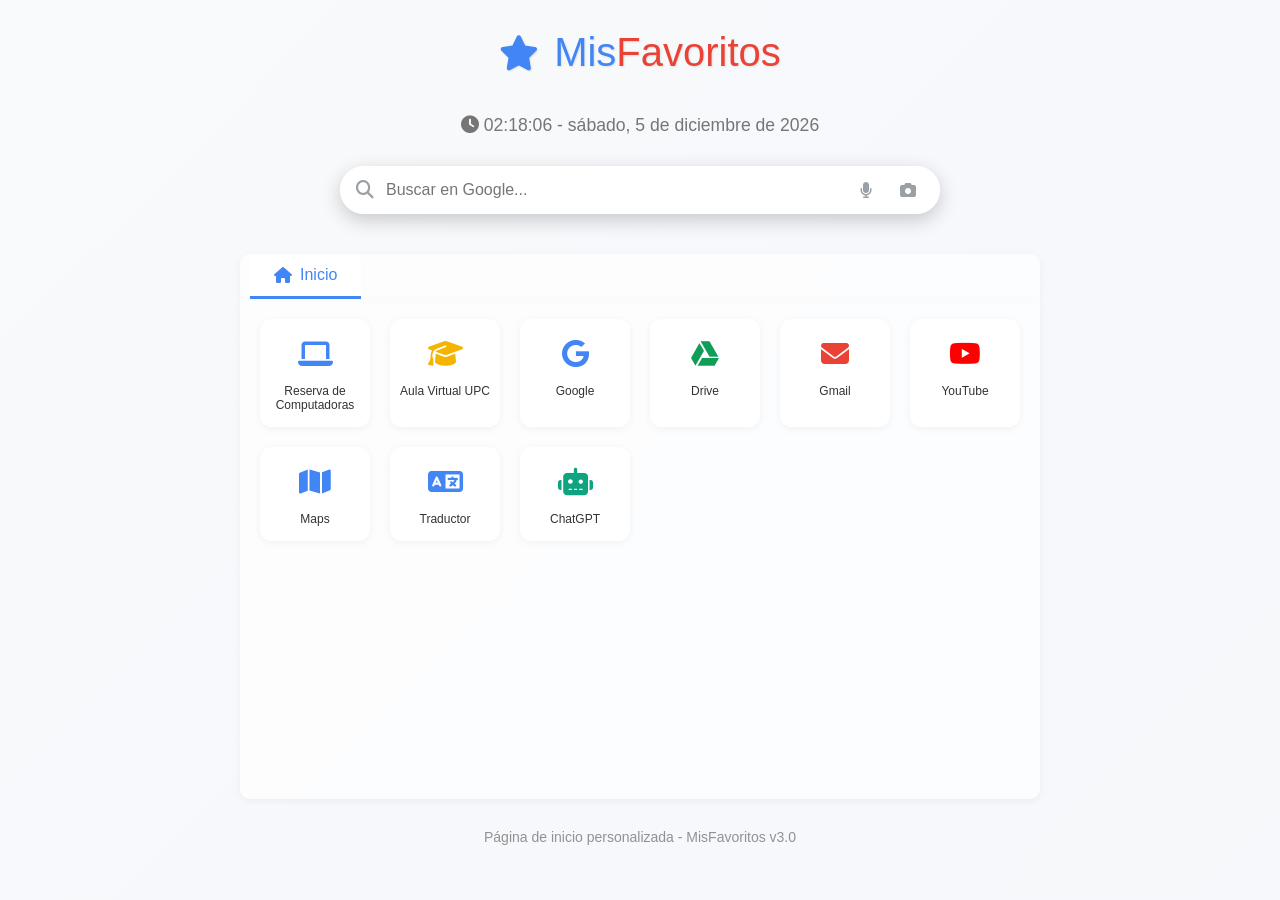
<file: Index.html>
<!DOCTYPE html>
<html lang="es">
<head>
    <meta charset="UTF-8">
    <meta name="viewport" content="width=device-width, initial-scale=1.0">
    <meta name="description" content="Página de inicio personalizada con accesos directos a servicios educativos y herramientas digitales">
    <meta name="keywords" content="favoritos, accesos directos, educación, UPC, herramientas digitales">
    <meta name="author" content="MisFavoritos">
    <meta name="robots" content="index, follow">
    
    <!-- Open Graph / Facebook -->
    <meta property="og:type" content="website">
    <meta property="og:title" content="MisFavoritos - Página de Inicio">
    <meta property="og:description" content="Página de inicio personalizada con accesos directos a servicios educativos">
    
    <!-- Favicon -->
    <link rel="icon" type="image/x-icon" href="favicon.ico">
    <link rel="icon" type="image/png" sizes="32x32" href="favicon-32x32.png">
    <link rel="icon" type="image/png" sizes="16x16" href="favicon-16x16.png">
    
    <title>MisFavoritos - Página de Inicio</title>
    
    <!-- Preload critical resources -->
    <link rel="preload" href="https://cdnjs.cloudflare.com/ajax/libs/font-awesome/6.4.0/css/all.min.css" as="style">
    <link rel="stylesheet" href="https://cdnjs.cloudflare.com/ajax/libs/font-awesome/6.4.0/css/all.min.css" media="print" onload="this.media='all'">
    <noscript><link rel="stylesheet" href="https://cdnjs.cloudflare.com/ajax/libs/font-awesome/6.4.0/css/all.min.css"></noscript>
    
    <style>
        * {
            margin: 0;
            padding: 0;
            box-sizing: border-box;
            font-family: 'Segoe UI', Tahoma, Geneva, Verdana, sans-serif;
        }
        
        body {
            background: linear-gradient(135deg, #f5f7fa, #e4eaf5);
            background-size: 400% 400%;
            animation: gradientBG 15s ease infinite;
            min-height: 100vh;
            color: #333;
            overflow-x: hidden;
            position: relative;
            padding: 20px;
            display: flex;
            justify-content: center;
            align-items: flex-start;
        }
        
        @keyframes gradientBG {
            0% { background-position: 0% 50%; }
            50% { background-position: 100% 50%; }
            100% { background-position: 0% 50%; }
        }
        
        .center-content {
            max-width: 800px;
            width: 100%;
            display: flex;
            flex-direction: column;
        }
        
        .overlay {
            position: fixed;
            top: 0;
            left: 0;
            width: 100%;
            height: 100%;
            background: rgba(255, 255, 255, 0.3);
            z-index: 1;
            pointer-events: none;
        }
        
        .container {
            position: relative;
            z-index: 2;
            width: 100%;
        }
        
        header {
            display: flex;
            justify-content: center;
            align-items: center;
            margin-bottom: 30px;
            padding: 10px 0;
        }
        
        .logo {
            font-size: 2.5rem;
            text-shadow: 1px 1px 2px rgba(0, 0, 0, 0.1);
            display: flex;
            align-items: center;
            color: #4285f4;
        }
        
        .logo span {
            color: #ea4335;
        }
        
        .logo i {
            margin-right: 15px;
            font-size: 2.2rem;
        }
        
        .clock {
            font-size: 1.1rem;
            opacity: 0.8;
            text-align: center;
            margin-bottom: 30px;
            color: #555;
        }
        
        .search-box {
            width: 100%;
            margin: 20px 0 40px;
            display: flex;
            flex-direction: column;
            align-items: center;
        }
        
        .search-form {
            width: 100%;
            max-width: 600px;
            position: relative;
        }
        
        .search-container {
            width: 100%;
            display: flex;
            align-items: center;
            background: rgba(255, 255, 255, 0.95);
            border-radius: 24px;
            box-shadow: 0 4px 12px rgba(0, 0, 0, 0.1);
            padding: 0 16px;
            height: 48px;
            transition: box-shadow 0.2s;
        }
        
        .search-container:hover {
            box-shadow: 0 6px 16px rgba(0, 0, 0, 0.15);
        }
        
        .search-container:focus-within {
            box-shadow: 0 6px 20px rgba(0, 0, 0, 0.2);
        }
        
        .search-icon {
            color: #9aa0a6;
            margin-right: 12px;
            font-size: 18px;
        }
        
        .search-input {
            flex: 1;
            border: none;
            outline: none;
            font-size: 16px;
            background: transparent;
            color: #333;
            height: 100%;
        }
        
        .search-actions {
            display: flex;
            align-items: center;
            gap: 12px;
        }
        
        .search-action {
            color: #9aa0a6;
            cursor: pointer;
            padding: 8px;
            border-radius: 50%;
            transition: background-color 0.2s;
            display: flex;
            align-items: center;
            justify-content: center;
        }
        
        .search-action:hover {
            background-color: rgba(60, 64, 67, 0.08);
        }
        
        .tabs-container {
            margin: 30px 0;
            position: relative;
        }
        
        .tabs-wrapper {
            display: flex;
            align-items: center;
            background: rgba(255, 255, 255, 0.7);
            border-radius: 10px 10px 0 0;
            overflow-x: auto;
            padding: 0 10px;
            box-shadow: 0 2px 8px rgba(0, 0, 0, 0.05);
        }
        
        .tabs {
            display: flex;
            flex: 1;
        }
        
        .tab {
            padding: 12px 24px;
            cursor: pointer;
            transition: all 0.3s;
            border-bottom: 3px solid transparent;
            font-weight: 500;
            position: relative;
            white-space: nowrap;
            display: flex;
            align-items: center;
            gap: 8px;
            color: #555;
        }
        
        .tab.active {
            background: rgba(255, 255, 255, 0.9);
            border-bottom: 3px solid #4285f4;
            color: #4285f4;
        }
        
        .tab:hover:not(.active) {
            background: rgba(255, 255, 255, 0.8);
        }
        
        .tab-content {
            display: none;
            background: rgba(255, 255, 255, 0.7);
            border-radius: 0 0 10px 10px;
            padding: 20px;
            min-height: 500px;
            box-shadow: 0 2px 8px rgba(0, 0, 0, 0.05);
        }
        
        .tab-content.active {
            display: block;
        }
        
        .shortcuts-grid {
            display: grid;
            grid-template-columns: repeat(auto-fill, minmax(100px, 1fr));
            gap: 20px;
        }
        
        .shortcut {
            background: rgba(255, 255, 255, 0.9);
            backdrop-filter: blur(10px);
            border-radius: 12px;
            padding: 15px 10px;
            transition: all 0.3s;
            display: flex;
            flex-direction: column;
            align-items: center;
            position: relative;
            cursor: pointer;
            text-decoration: none;
            color: #333;
            box-shadow: 0 2px 8px rgba(0, 0, 0, 0.05);
        }
        
        .shortcut:hover {
            transform: translateY(-5px);
            background: rgba(255, 255, 255, 1);
            box-shadow: 0 6px 16px rgba(0, 0, 0, 0.1);
        }
        
        .shortcut-icon {
            font-size: 28px;
            margin-bottom: 10px;
            width: 40px;
            height: 40px;
            display: flex;
            align-items: center;
            justify-content: center;
        }
        
        /* Colores específicos para cada icono */
        .shortcut[data-shortcut-id="sc-1"] .shortcut-icon i {
            color: #4285f4;
        }
        
        .shortcut[data-shortcut-id="sc-2"] .shortcut-icon i {
            color: #f4b400;
        }
        
        .shortcut[data-shortcut-id="sc-3"] .shortcut-icon i {
            color: #4285f4;
        }
        
        .shortcut[data-shortcut-id="sc-4"] .shortcut-icon i {
            color: #0f9d58;
        }
        
        .shortcut[data-shortcut-id="sc-5"] .shortcut-icon i {
            color: #ea4335;
        }
        
        .shortcut[data-shortcut-id="sc-6"] .shortcut-icon i {
            color: #ff0000;
        }
        
        .shortcut[data-shortcut-id="sc-7"] .shortcut-icon i {
            color: #4285f4;
        }
        
        .shortcut[data-shortcut-id="sc-8"] .shortcut-icon i {
            color: #4285f4;
        }
        
        .shortcut[data-shortcut-id="sc-9"] .shortcut-icon i {
            color: #10a37f;
        }
        
        .shortcut-name {
            font-size: 12px;
            text-align: center;
            word-break: break-word;
            max-width: 100%;
        }

        .credit {
            margin-top: 30px;
            text-align: center;
            opacity: 0.7;
            font-size: 14px;
            color: #666;
        }

        /* Loading animation */
        .loading {
            display: inline-block;
            width: 20px;
            height: 20px;
            border: 3px solid rgba(0,0,0,.1);
            border-radius: 50%;
            border-top-color: #4285f4;
            animation: spin 1s ease-in-out infinite;
        }

        @keyframes spin {
            to { transform: rotate(360deg); }
        }

        @media (max-width: 768px) {
            .logo {
                font-size: 1.8rem;
            }
            
            .shortcuts-grid {
                grid-template-columns: repeat(auto-fill, minmax(80px, 1fr));
                gap: 15px;
            }
            
            header {
                flex-direction: column;
                gap: 15px;
                text-align: center;
            }
        }
    </style>
</head>
<body>
    <div class="overlay"></div>
    
    <!-- Contenido central completamente centrado -->
    <div class="center-content">
        <div class="container">
            <header>
                <div class="logo">
                    <i class="fas fa-star"></i>
                    Mis<span>Favoritos</span>
                </div>
            </header>
            
            <div class="clock" id="clock">
                <span class="loading"></span> Cargando...
            </div>
            
            <div class="search-box">
                <form class="search-form" action="https://www.google.com/search" method="GET" target="_top" id="googleSearchForm">
                    <div class="search-container">
                        <i class="fas fa-search search-icon"></i>
                        <input type="text" name="q" class="search-input" placeholder="Buscar en Google..." id="searchInput" autocomplete="off">
                        <div class="search-actions">
                            <div class="search-action" id="voiceSearch" title="Búsqueda por voz">
                                <i class="fas fa-microphone"></i>
                            </div>
                            <div class="search-action" id="imageSearch" title="Búsqueda por imagen">
                                <i class="fas fa-camera"></i>
                            </div>
                        </div>
                    </div>
                </form>
            </div>
            
            <div class="tabs-container">
                <div class="tabs-wrapper">
                    <div class="tabs" id="tabsList">
                        <!-- Las pestañas se generarán aquí -->
                    </div>
                </div>
                
                <div id="tabContents">
                    <!-- El contenido de las pestañas se generará aquí -->
                </div>
            </div>
            
            <div class="credit">
                Página de inicio personalizada - MisFavoritos v3.0
            </div>
        </div>
    </div>

    <script>
        // DATOS DE LA PÁGINA
        const tabs = [
            {
                id: 'tab-1',
                name: 'Inicio',
                icon: 'fas fa-home',
                active: true,
                content: [{
                    type: "shortcuts",
                    shortcuts: [
                        {
                            id: 'sc-1',
                            name: 'Reserva de Computadoras',
                            url: 'https://bibliotecareserva.upc.edu.pe/space/130510',
                            icon: 'fas fa-laptop'
                        },
                        {
                            id: 'sc-2',
                            name: 'Aula Virtual UPC',
                            url: 'https://aulavirtual.upc.edu.pe/',
                            icon: 'fas fa-graduation-cap'
                        },
                        {
                            id: 'sc-3',
                            name: 'Google',
                            url: 'https://google.com',
                            icon: 'fab fa-google'
                        },
                        {
                            id: 'sc-4',
                            name: 'Drive',
                            url: 'https://drive.google.com',
                            icon: 'fab fa-google-drive'
                        },
                        {
                            id: 'sc-5',
                            name: 'Gmail',
                            url: 'https://gmail.com',
                            icon: 'fas fa-envelope'
                        },
                        {
                            id: 'sc-6',
                            name: 'YouTube',
                            url: 'https://youtube.com',
                            icon: 'fab fa-youtube'
                        },
                        {
                            id: 'sc-7',
                            name: 'Maps',
                            url: 'https://maps.google.com',
                            icon: 'fas fa-map'
                        },
                        {
                            id: 'sc-8',
                            name: 'Traductor',
                            url: 'https://translate.google.com',
                            icon: 'fas fa-language'
                        },
                        {
                            id: 'sc-9',
                            name: 'ChatGPT',
                            url: 'https://chat.openai.com',
                            icon: 'fas fa-robot'
                        }
                    ]
                }]
            }
        ];

        // FUNCIONES DE UTILIDAD
        function updateClock() {
            const now = new Date();
            const timeString = now.toLocaleTimeString('es-ES', {
                hour: '2-digit',
                minute: '2-digit',
                second: '2-digit'
            });
            const dateString = now.toLocaleDateString('es-ES', {
                weekday: 'long',
                year: 'numeric',
                month: 'long',
                day: 'numeric'
            });
            
            const clockElement = document.getElementById('clock');
            if (clockElement) {
                clockElement.innerHTML = `
                    <i class="fas fa-clock"></i> ${timeString} - ${dateString}
                `;
            }
        }

        // FUNCIONES DE INTERFAZ
        function renderTabs() {
            const tabsList = document.getElementById('tabsList');
            const tabContents = document.getElementById('tabContents');
            
            if (!tabsList || !tabContents) return;
            
            tabsList.innerHTML = '';
            tabContents.innerHTML = '';

            tabs.forEach((tab, index) => {
                // Crear elemento de pestaña
                const tabElement = document.createElement('div');
                tabElement.className = `tab ${tab.active ? 'active' : ''}`;
                tabElement.innerHTML = `
                    <i class="${tab.icon}"></i>
                    <span>${tab.name}</span>
                `;
                
                tabElement.addEventListener('click', () => {
                    switchTab(tab.id);
                });
                
                tabsList.appendChild(tabElement);

                // Crear contenido de pestaña
                const tabContent = document.createElement('div');
                tabContent.className = `tab-content ${tab.active ? 'active' : ''}`;
                tabContent.id = `content-${tab.id}`;
                
                if (tab.content && tab.content[0]) {
                    if (tab.content[0].type === "shortcuts" && tab.content[0].shortcuts) {
                        // Contenido normal con accesos directos
                        tabContent.innerHTML = `
                            <div class="shortcuts-grid">
                                ${tab.content[0].shortcuts.map(shortcut => `
                                    <a href="${shortcut.url}" target="_blank" class="shortcut" data-shortcut-id="${shortcut.id}" rel="noopener noreferrer">
                                        <div class="shortcut-icon">
                                            <i class="${shortcut.icon}"></i>
                                        </div>
                                        <div class="shortcut-name">${shortcut.name}</div>
                                    </a>
                                `).join('')}
                            </div>
                        `;
                    }
                }
                
                tabContents.appendChild(tabContent);
            });
        }

        function switchTab(tabId) {
            tabs.forEach(tab => {
                tab.active = tab.id === tabId;
            });
            renderTabs();
        }

        // INICIAR APLICACIÓN
        function initializeApp() {
            // Configurar reloj
            updateClock();
            setInterval(updateClock, 1000);
            
            // Renderizar interfaz
            renderTabs();
            
            // Enfocar el campo de búsqueda
            const searchInput = document.querySelector('.search-input');
            if (searchInput) {
                searchInput.focus();
            }
            
            // Configurar eventos de búsqueda
            const voiceSearch = document.getElementById('voiceSearch');
            const imageSearch = document.getElementById('imageSearch');
            
            // Búsqueda por voz (simulación)
            if (voiceSearch) {
                voiceSearch.addEventListener('click', function(e) {
                    e.preventDefault();
                    alert('Función de búsqueda por voz. En un navegador compatible, se activaría el reconocimiento de voz.');
                });
            }
            
            // Búsqueda por imagen
            if (imageSearch) {
                imageSearch.addEventListener('click', function(e) {
                    e.preventDefault();
                    window.open('https://images.google.com/', '_blank', 'noopener,noreferrer');
                });
            }
        }

        // Iniciar cuando el DOM esté listo
        if (document.readyState === 'loading') {
            document.addEventListener('DOMContentLoaded', initializeApp);
        } else {
            initializeApp();
        }
    </script>
</body>
</html>
</file>
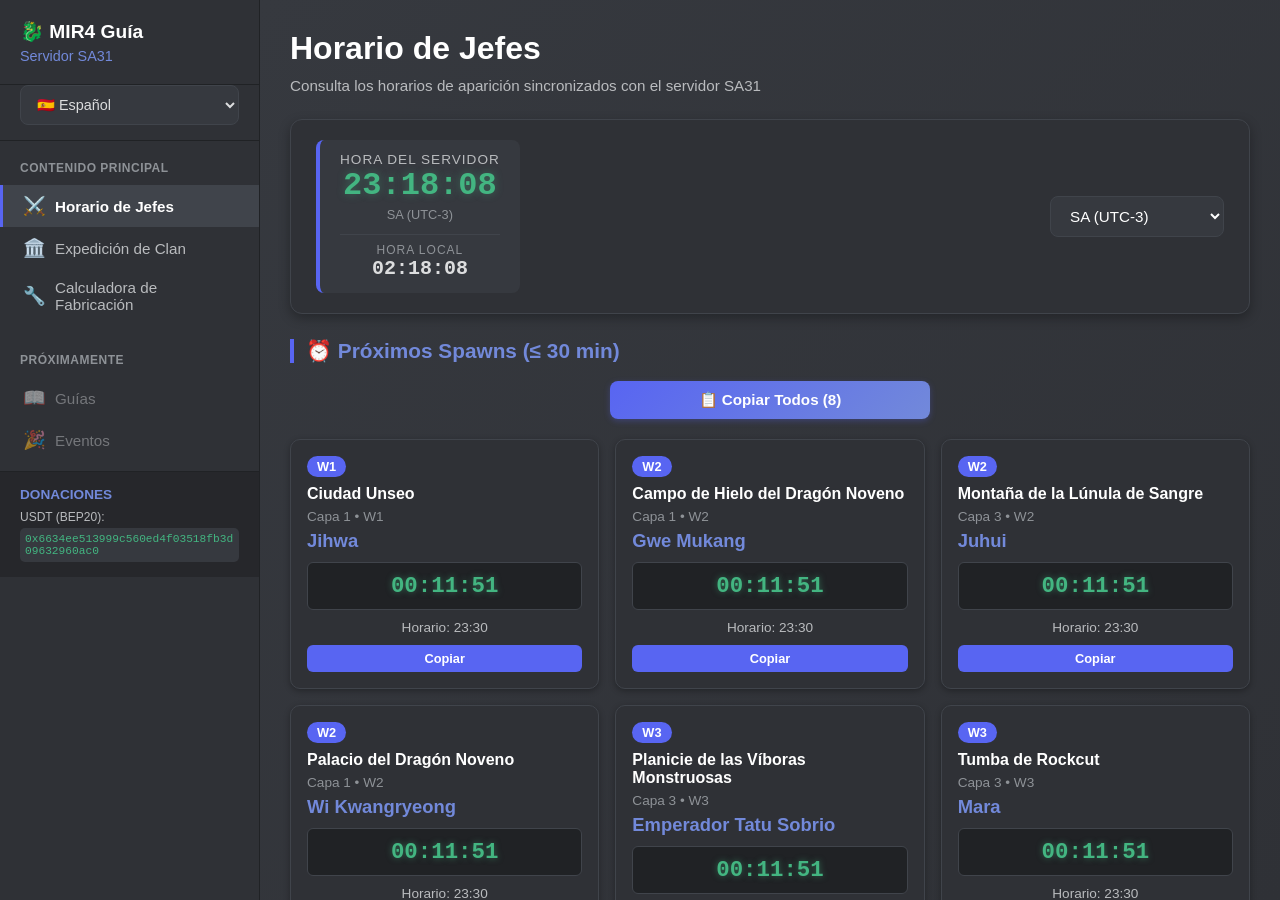
<file: index.html>
<!DOCTYPE html>
<html lang="es">
<head>
    <meta charset="UTF-8">
    <meta name="viewport" content="width=device-width, initial-scale=1.0">
    <title>Guía MIR4 - Servidor SA31</title>
    <meta property="og:title" content="🐉 Guía MIR4 - Servidor SA31 🐉">
    <meta property="og:description" content="Horarios de jefes y recursos de expedición. Sincronizado con SA31 (Brasil).">
    <meta property="og:image" content="https://i.imgur.com/G55wPbB.png">
    <meta property="og:url" content="https://TU-USUARIO.github.io/TU-REPOSITORIO/">

    <link rel="stylesheet" href="css/styles.css">
    <script data-goatcounter="https://cbas.goatcounter.com/count"
            async src="//gc.zgo.at/count.js"></script>
</head>
<body>
    <div class="app-layout">
        <!-- Sidebar de navegación -->
        <aside class="sidebar">
            <div class="sidebar-header">
                <h1>🐉 MIR4 Guía</h1>
                <div class="servidor">Servidor SA31</div>
            </div>

            <!-- Selector de idioma -->
            <div class="language-selector">
                <select id="language-select">
                    <option value="es">🇪🇸 Español</option>
                    <option value="pt">🇧🇷 Português</option>
                    <option value="en">🇺🇸 English</option>
                </select>
            </div>
            
            <nav>
                <div class="nav-section">
                    <div class="nav-section-title" data-translate="navPrincipal">Contenido Principal</div>
                    <div class="nav-item active" data-section="horarios">
                        <span class="nav-item-icon">⚔️</span>
                        <span data-translate="navHorarios">Horario de Jefes</span>
                    </div>
                    <div class="nav-item" data-section="expediciones">
                        <span class="nav-item-icon">🏛️</span>
                        <span data-translate="navExpediciones">Expedición de Clan</span>
                    </div>
                    <div class="nav-item" data-section="fabricacion">
                        <span class="nav-item-icon">🔧</span>
                        <span data-translate="navFabricacion">Calculadora de Fabricación</span>
                    </div>
                </div>

                <div class="nav-section">
                    <div class="nav-section-title" data-translate="navProximamente">Próximamente</div>
                    <div class="nav-item" data-section="guias" style="opacity: 0.5; cursor: not-allowed;">
                        <span class="nav-item-icon">📖</span>
                        <span data-translate="navGuias">Guías</span>
                    </div>
                    <div class="nav-item" data-section="eventos" style="opacity: 0.5; cursor: not-allowed;">
                        <span class="nav-item-icon">🎉</span>
                        <span data-translate="navEventos">Eventos</span>
                    </div>
                </div>

                <div class="donaciones">
                    <div class="donaciones-titulo">Donaciones</div>
                    <div class="donaciones-contenido">
                        <span class="donacion-label">USDT (BEP20):</span>
                        <span class="donacion-valor">0x6634ee513999c560ed4f03518fb3d09632960ac0</span>
                    </div>
                </div>
            </nav>
        </aside>
        
        <!-- Contenido principal -->
        <main class="main-content">
            <!-- Sección: Horario de Jefes -->
            <div id="horarios" class="content-section active">
                <div class="section-header">
                    <h2 class="section-title" data-translate="horariosTitulo">⚔️ Horario de Jefes</h2>
                    <p class="section-subtitle" data-translate="horariosSubtitulo">Consulta los horarios de aparición sincronizados con el servidor SA31</p>
                </div>

                <div class="boss-timer-header">
                    <div class="timer-clock">
                        <div class="timer-label" data-translate="horaServidor">Hora del Servidor</div>
                        <div class="timer-time" id="serverTime">00:00:00</div>
                        <div class="timer-timezone" id="serverTimezone">SA (UTC-3)</div>
                        <div class="local-time-divider"></div>
                        <div class="timer-label local-time-label" data-translate="horaLocal">Hora Local</div>
                        <div class="timer-time-local" id="localTime">00:00:00</div>
                    </div>
                    <select class="timezone-selector" id="serverSelector" aria-label="Selector de zona horaria">
                        <option value="-3" selected>SA (UTC-3)</option>
                        <option value="-4">NA (UTC-4)</option>
                        <option value="2">EU (UTC+2)</option>
                        <option value="6">INMENA (UTC+6)</option>
                        <option value="8">ASIA (UTC+8)</option>
                    </select>
                </div>

                <section class="upcoming-spawns">
                    <h2 data-translate="proxSpawns">⏰ Próximos Spawns (≤ 30 min)</h2>
                    <div class="cards-container" id="cardsContainer"></div>
                </section>

                <section class="upcoming-spawns next-hour-spawns">
                    <h2 data-translate="proxSpawnsHora">🕐 Próximos Spawns (31-60 min)</h2>
                    <div class="cards-container" id="cardsContainerNextHour"></div>
                </section>

                <section class="boss-table-section">
                    <h2 data-translate="todosLosJefes">📋 Todos los Jefes</h2>
                    <div class="table-controls">
                        <input type="text" class="search-box" id="searchInput"
                               data-translate-placeholder="placeholderBuscar"
                               placeholder="Buscar por jefe, ubicación o mundo...">
                        <select class="filter-select" id="worldFilter" aria-label="Filtro de mundo">
                            <option value="" data-translate="todosLosMundos">Todos los Mundos</option>
                            <option value="W1">W1</option>
                            <option value="W2">W2</option>
                            <option value="W3">W3</option>
                            <option value="W4">W4</option>
                            <option value="W5">W5</option>
                            <option value="W6">W6</option>
                            <option value="W7">W7</option>
                            <option value="W8">W8</option>
                        </select>
                    </div>
                    <div class="table-container">
                        <table id="bossTable">
                            <thead>
                                <tr>
                                    <th data-translate="colMundo">Mundo</th>
                                    <th data-translate="colCapa">Capa</th>
                                    <th data-translate="colUbicacion">Ubicación</th>
                                    <th data-translate="colJefe">Jefe</th>
                                    <th data-translate="colHorario">Horario</th>
                                    <th data-translate="colRespawn">Respawn</th>
                                    <th data-translate="colAcciones">Acciones</th>
                                </tr>
                            </thead>
                            <tbody id="tableBody"></tbody>
                        </table>
                    </div>
                </section>
            </div>
                        <!-- Sección: Expedición de Clan -->
            <div id="expediciones" class="content-section">
                <div class="section-header">
                    <h2 class="section-title">🏛️ Expedición de Clan</h2>
                    <p class="section-subtitle">Calcula los recursos necesarios y estatuas obtenidas</p>
                </div>
                
                <div class="card">
                    <table class="expedicion-table">
                        <thead>
                            <tr>
                                <th>Seleccionar</th>
                                <th>Expedición de Clan</th>
                                <th><span class="icono-recurso">🪙</span>Cobre</th>
                                <th><span class="icono-recurso">⚔️</span>Acero</th>
                                <th><span class="icono-recurso">⚡</span>Energía</th>
                                <th><span class="icono-recurso">🗿</span>Estatuas</th>
                                <th><span class="icono-recurso">💰</span>Oro (Resummon)</th>
                            </tr>
                        </thead>
                        <tbody>
                            <tr>
                                <td><input type="checkbox" class="expedicion-checkbox" data-cobre="2500" data-acero="125000" data-energia="125000" data-estatuas="2" data-oro="1000"></td>
                                <td>Espíritu Zorro</td>
                                <td><span class="recurso-valor">2,500</span></td>
                                <td><span class="recurso-valor">125,000</span></td>
                                <td><span class="recurso-valor">125,000</span></td>
                                <td><span class="estatuas-valor">2</span></td>
                                <td><span class="oro-valor">1,000</span></td>
                            </tr>
                            <tr>
                                <td><input type="checkbox" class="expedicion-checkbox" data-cobre="5000" data-acero="250000" data-energia="250000" data-estatuas="4" data-oro="1200"></td>
                                <td>Tormenta Demoníaca</td>
                                <td><span class="recurso-valor">5,000</span></td>
                                <td><span class="recurso-valor">250,000</span></td>
                                <td><span class="recurso-valor">250,000</span></td>
                                <td><span class="estatuas-valor">4</span></td>
                                <td><span class="oro-valor">1,200</span></td>
                            </tr>
                            <tr>
                                <td><input type="checkbox" class="expedicion-checkbox" data-cobre="7500" data-acero="375000" data-energia="375000" data-estatuas="6" data-oro="1400"></td>
                                <td> demonio de Roca Infernal</td>
                                <td><span class="recurso-valor">7,500</span></td>
                                <td><span class="recurso-valor">375,000</span></td>
                                <td><span class="recurso-valor">375,000</span></td>
                                <td><span class="estatuas-valor">6</span></td>
                                <td><span class="oro-valor">1,400</span></td>
                            </tr>
                            <tr>
                                <td><input type="checkbox" class="expedicion-checkbox" data-cobre="10000" data-acero="500000" data-energia="500000" data-estatuas="8" data-oro="1600"></td>
                                <td>Diablo de Luna Roja</td>
                                <td><span class="recurso-valor">10,000</span></td>
                                <td><span class="recurso-valor">500,000</span></td>
                                <td><span class="recurso-valor">500,000</span></td>
                                <td><span class="estatuas-valor">8</span></td>
                                <td><span class="oro-valor">1,600</span></td>
                            </tr>
                            <tr>
                                <td><input type="checkbox" class="expedicion-checkbox" data-cobre="12500" data-acero="625000" data-energia="625000" data-estatuas="10" data-oro="1800"></td>
                                <td>Abominación Infernal</td>
                                <td><span class="recurso-valor">12,500</span></td>
                                <td><span class="recurso-valor">625,000</span></td>
                                <td><span class="recurso-valor">625,000</span></td>
                                <td><span class="estatuas-valor">10</span></td>
                                <td><span class="oro-valor">1,800</span></td>
                            </tr>
                            <tr>
                                <td><input type="checkbox" class="expedicion-checkbox" data-cobre="15000" data-acero="750000" data-energia="750000" data-estatuas="12" data-oro="2000"></td>
                                <td>Dragón de Trueno Azul</td>
                                <td><span class="recurso-valor">15,000</span></td>
                                <td><span class="recurso-valor">750,000</span></td>
                                <td><span class="recurso-valor">750,000</span></td>
                                <td><span class="estatuas-valor">12</span></td>
                                <td><span class="oro-valor">2,000</span></td>
                            </tr>
                            <tr>
                                <td><input type="checkbox" class="expedicion-checkbox" data-cobre="17500" data-acero="875000" data-energia="875000" data-estatuas="14" data-oro="2200"></td>
                                <td>Emperador de Llama Azure</td>
                                <td><span class="recurso-valor">17,500</span></td>
                                <td><span class="recurso-valor">875,000</span></td>
                                <td><span class="recurso-valor">875,000</span></td>
                                <td><span class="estatuas-valor">14</span></td>
                                <td><span class="oro-valor">2,200</span></td>
                            </tr>
                            <tr>
                                <td><input type="checkbox" class="expedicion-checkbox" data-cobre="20000" data-acero="1000000" data-energia="1000000" data-estatuas="16" data-oro="2400"></td>
                                <td>Escorpión Serpentino Sanguinario</td>
                                <td><span class="recurso-valor">20,000</span></td>
                                <td><span class="recurso-valor">1,000,000</span></td>
                                <td><span class="recurso-valor">1,000,000</span></td>
                                <td><span class="estatuas-valor">16</span></td>
                                <td><span class="oro-valor">2,400</span></td>
                            </tr>
                            <tr>
                                <td><input type="checkbox" class="expedicion-checkbox" data-cobre="22500" data-acero="1125000" data-energia="1125000" data-estatuas="18" data-oro="2600"></td>
                                <td>Bestia Demoníaca Absorbedora de Almas</td>
                                <td><span class="recurso-valor">22,500</span></td>
                                <td><span class="recurso-valor">1,125,000</span></td>
                                <td><span class="recurso-valor">1,125,000</span></td>
                                <td><span class="estatuas-valor">18</span></td>
                                <td><span class="oro-valor">2,600</span></td>
                            </tr>
                            <tr>
                                <td><input type="checkbox" class="expedicion-checkbox" data-cobre="25000" data-acero="1250000" data-energia="1250000" data-estatuas="20" data-oro="2800"></td>
                                <td>Chakravarti Darkmaur</td>
                                <td><span class="recurso-valor">25,000</span></td>
                                <td><span class="recurso-valor">1,250,000</span></td>
                                <td><span class="recurso-valor">1,250,000</span></td>
                                <td><span class="estatuas-valor">20</span></td>
                                <td><span class="oro-valor">2,800</span></td>
                            </tr>
                            <tr>
                                <td><input type="checkbox" class="expedicion-checkbox" data-cobre="27500" data-acero="1375000" data-energia="1375000" data-estatuas="22" data-oro="3000"></td>
                                <td>Deidad Demoníaca de Hielo MAJ</td>
                                <td><span class="recurso-valor">27,500</span></td>
                                <td><span class="recurso-valor">1,375,000</span></td>
                                <td><span class="recurso-valor">1,375,000</span></td>
                                <td><span class="estatuas-valor">22</span></td>
                                <td><span class="oro-valor">3,000</span></td>
                            </tr>
                        </tbody>
                    </table>
                    
                    <!-- Panel de Totales -->
                    <div class="totales-container">
                        <div class="totales-title">📊 Total de Recursos Seleccionados</div>
                        <div class="totales-grid">
                            <div class="total-item">
                                <div class="total-label">
                                    <span class="icono-recurso">🪙</span>
                                    <span>Cobre Total</span>
                                </div>
                                <div class="total-valor total-cobre" id="total-cobre">0</div>
                            </div>
                            <div class="total-item">
                                <div class="total-label">
                                    <span class="icono-recurso">⚔️</span>
                                    <span>Acero Total</span>
                                </div>
                                <div class="total-valor total-acero" id="total-acero">0</div>
                            </div>
                            <div class="total-item">
                                <div class="total-label">
                                    <span class="icono-recurso">⚡</span>
                                    <span>Energía Total</span>
                                </div>
                                <div class="total-valor total-energia" id="total-energia">0</div>
                            </div>
                            <div class="total-item">
                                <div class="total-label">
                                    <span class="icono-recurso">🗿</span>
                                    <span>Estatuas Totales</span>
                                </div>
                                <div class="total-valor total-estatuas" id="total-estatuas">0</div>
                            </div>
                            <div class="total-item">
                                <div class="total-label">
                                    <span class="icono-recurso">💰</span>
                                    <span>Oro Total (Resummon)</span>
                                </div>
                                <div class="total-valor total-oro" id="total-oro">0</div>
                            </div>
                        </div>
                    </div>
                </div>
            </div>

            <!-- Sección: Calculadora de Fabricación -->
            <div id="fabricacion" class="content-section">
                <div class="section-header">
                    <h2 class="section-title" data-translate="fabricacionTitulo">🔧 Calculadora de Forjado</h2>
                    <p class="section-subtitle" data-translate="fabricacionSubtitulo">Calcula los materiales necesarios para fabricar equipos épicos y legendarios</p>
                </div>

                <div class="card fabricacion-card">
                    <div class="fabricacion-layout">
                        <div class="fabricacion-controles">
                            <!-- Selector de Rareza -->
                            <h3>Rareza</h3>
                            <div class="rareza-botones">
                                <button class="rare-btn" data-rarity="rare">
                                    <span class="rare-icon rare">R</span>
                                    <span data-translate="rarityRare">Raro</span>
                                </button>
                                <button class="rare-btn" data-rarity="epic">
                                    <span class="rare-icon epic">E</span>
                                    <span data-translate="rarityEpic">Epico</span>
                                </button>
                                <button class="rare-btn active" data-rarity="legendary">
                                    <span class="rare-icon legendary">L</span>
                                    <span data-translate="rarityLegendary">Legendario</span>
                                </button>
                            </div>

                            <h3>Tipo</h3>
                            <div class="tipo-botones">
                                <div class="tipo-item">
                                    <img src="images/Fondo legendario.png" alt="fondo" class="item-fondo">
                                    <img src="images/escama.png" alt="Armas" id="armaswitch" class="tipo-btn active" title="Armas">
                                </div>
                                <div class="tipo-item">
                                    <img src="images/Fondo legendario.png" alt="fondo" class="item-fondo">
                                    <img src="images/Piel.png" alt="Armadura" id="ropaswitch" class="tipo-btn" title="Armadura">
                                </div>
                                <div class="tipo-item">
                                    <img src="images/Fondo legendario.png" alt="fondo" class="item-fondo">
                                    <img src="images/Cuerno.png" alt="Accesorios" id="hornswitch" class="tipo-btn" title="Accesorios">
                                </div>
                                <div class="tipo-item">
                                    <img src="images/Fondo legendario.png" alt="fondo" class="item-fondo">
                                    <img src="images/Garra.png" alt="Garra" id="garraR" class="tipo-btn" title="Garra">
                                </div>
                                <div class="tipo-item">
                                    <img src="images/Fondo legendario.png" alt="fondo" class="item-fondo">
                                    <img src="images/ojo.png" alt="Ojo" id="ojitoR" class="tipo-btn" title="Ojo">
                                </div>
                            </div>

                            <h3 data-translate="fabricacionTuInventario">Tu Inventario</h3>

                            <div class="inventario-grid">
                                <div class="inv-item">
                                    <div class="inv-label">🟢 Verde</div>
                                    <input type="number" id="baseV" placeholder="0" min="0">
                                </div>
                                <div class="inv-item">
                                    <div class="inv-label">🔵 Azul</div>
                                    <input type="number" id="baseA" placeholder="0" min="0">
                                </div>
                                <div class="inv-item">
                                    <div class="inv-label">🔴 Rojo</div>
                                    <input type="number" id="baseR" placeholder="0" min="0">
                                </div>
                            </div>

                            <div class="inventario-grid">
                                <div class="inv-item">
                                    <div class="inv-label">🟢 Verde</div>
                                    <input type="number" id="secV" placeholder="0" min="0">
                                </div>
                                <div class="inv-item">
                                    <div class="inv-label">🔵 Azul</div>
                                    <input type="number" id="secA" placeholder="0" min="0">
                                </div>
                                <div class="inv-item">
                                    <div class="inv-label">🔴 Rojo</div>
                                    <input type="number" id="secR" placeholder="0" min="0">
                                </div>
                            </div>

                            <div class="inventario-grid">
                                <div class="inv-item">
                                    <div class="inv-label">🟢 Verde</div>
                                    <input type="number" id="steelV" placeholder="0" min="0">
                                </div>
                                <div class="inv-item">
                                    <div class="inv-label">🔵 Azul</div>
                                    <input type="number" id="steelA" placeholder="0" min="0">
                                </div>
                                <div class="inv-item">
                                    <div class="inv-label">🔴 Rojo</div>
                                    <input type="number" id="steelR" placeholder="0" min="0">
                                </div>
                            </div>

                            <h3 data-translate="fabricacionRecursos">Recursos</h3>
                            <div class="recursos-grid">
                                <div class="inv-item">
                                    <div class="inv-label">💎 Polvo Mágico</div>
                                    <input type="number" id="polvoi" placeholder="0" min="0">
                                </div>
                                <div class="inv-item">
                                    <div class="inv-label">🪙 Cobre</div>
                                    <input type="number" id="cobrei" placeholder="0" min="0">
                                </div>
                            </div>
                            <div class="recursos-grid">
                                <div class="inv-item">
                                    <div class="inv-label">💰 Monedas (x10k)</div>
                                    <input type="number" id="mplata" placeholder="0" min="0">
                                </div>
                                <div class="inv-item">
                                    <div class="inv-label">🎫 Dragon's Soul</div>
                                    <input type="number" id="dsi" placeholder="0" min="0">
                                </div>
                            </div>

                            <!-- Recursos Epic/Legendary -->
                            <div class="recursos-avanzados">
                                <h4>Recursos Especiales</h4>
                                <div class="recursos-grid">
                                    <div class="inv-item">
                                        <div class="inv-label">✨ Polvo Brillante</div>
                                        <input type="number" id="polvob" placeholder="0" min="0">
                                    </div>
                                    <div class="inv-item">
                                        <div class="inv-label">⬛ Hierro Oscuro</div>
                                        <input type="number" id="hierroo" placeholder="0" min="0">
                                    </div>
                                </div>
                                <div class="recursos-grid">
                                    <div class="inv-item">
                                        <div class="inv-label">🐉 Dragon Steel</div>
                                        <input type="number" id="dragons" placeholder="0" min="0">
                                    </div>
                                </div>
                            </div>
                        </div>

                        <div class="fabricacion-resultados">
                            <div class="resultado-box main-result">
                                <h4 data-translate="fabricacionResultadoItems">Materiales Necesarios</h4>
                                <div id="resultado" class="resultado-content"></div>
                            </div>
                        </div>
                    </div>
                </div>
            </div>
        </main>
    </div>

    <script src="js/main.js"></script>
    <script src="js/crafting.js"></script>
    <script src="js/bosses.js"></script>
</body>
</html>
</file>
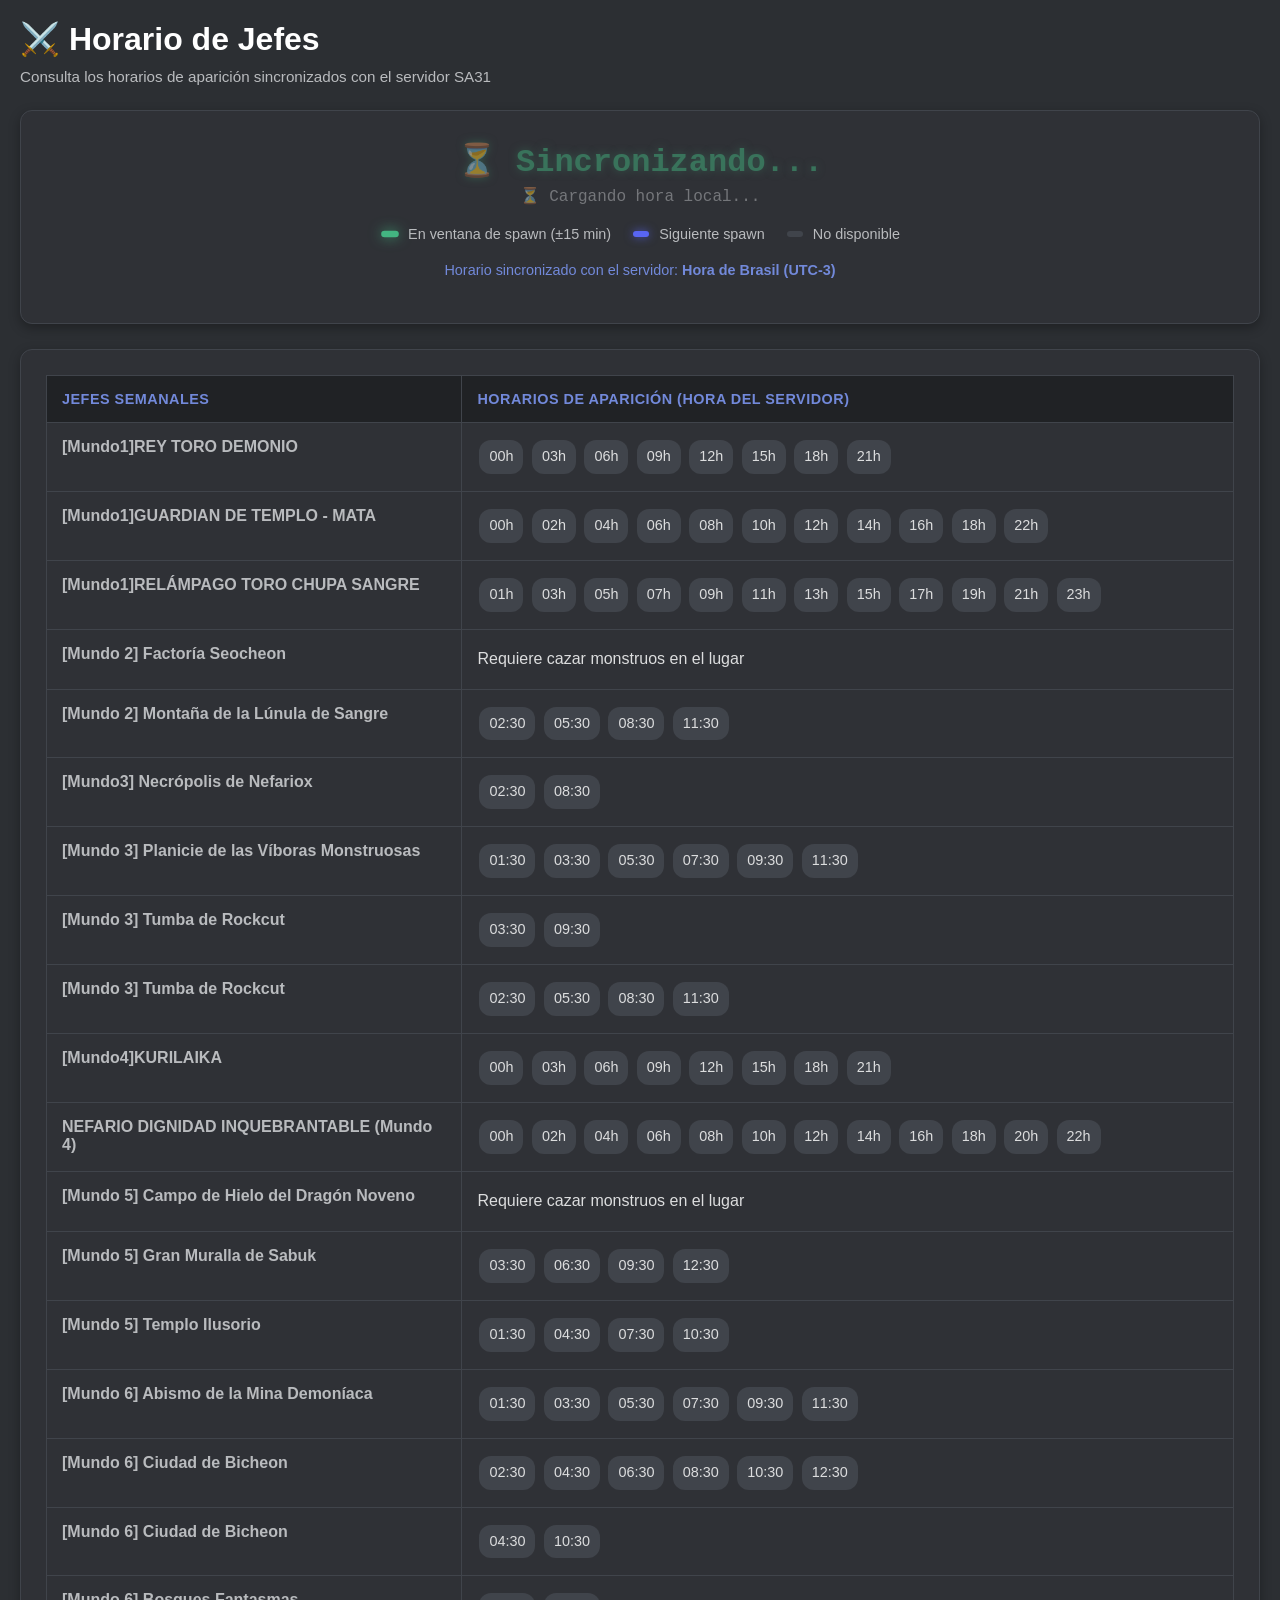
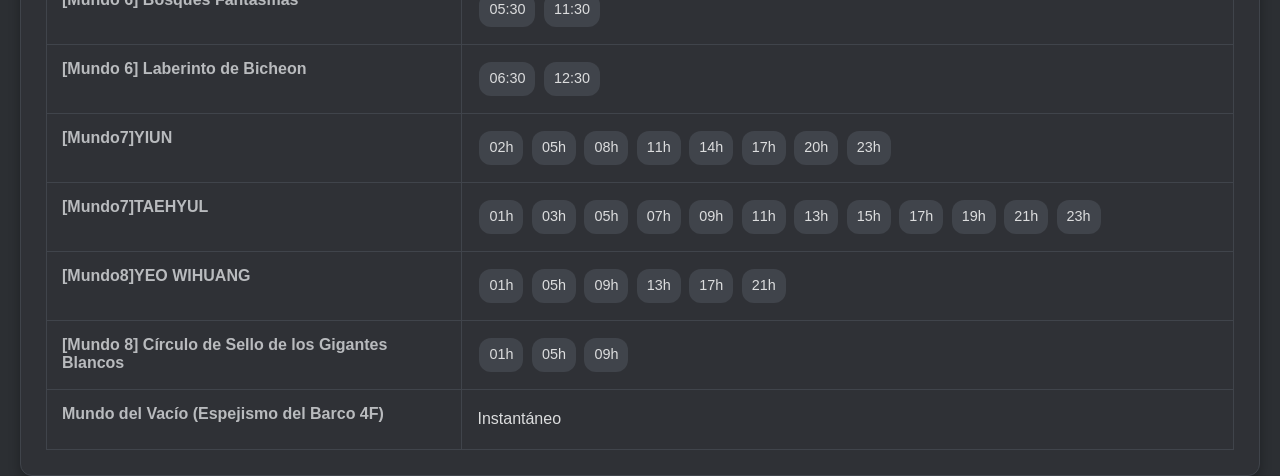
<file: horario jefes backup/horarios_seccion_original.html>
<!DOCTYPE html>
<html lang="es">
<head>
<meta charset="UTF-8">
<title>Backup - Sección Horario de Jefes Original</title>
<link rel="stylesheet" href="../css/styles.css">
</head>
<body style="padding:20px;background:#2c2f33;">
<!-- Sección: Horario de Jefes -->
            <div id="horarios" class="content-section active">
                <div class="section-header">
                    <h2 class="section-title" data-translate="horariosTitulo">⚔️ Horario de Jefes</h2>
                    <p class="section-subtitle" data-translate="horariosSubtitulo">Consulta los horarios de aparición sincronizados con el servidor SA31</p>
                </div>
                
                <div class="card">
                    <div id="reloj-servidor" role="timer" aria-live="polite" aria-atomic="true">
                        <span style="opacity: 0.5;" data-translate="sincronizando">⏳ Sincronizando...</span>
                    </div>

                    <div id="reloj-local">
                        <span style="opacity: 0.5;" data-translate="cargandoLocal">⏳ Cargando hora local...</span>
                    </div>

                    <div class="leyenda-colores">
                        <ul>
                            <li>
                                <span class="hora-spawn ventana-spawn"></span>
                                <span data-translate="leyendaVentana">En ventana de spawn (±15 min)</span>
                            </li>
                            <li>
                                <span class="hora-spawn proximo-spawn"></span>
                                <span data-translate="leyendaProximo">Siguiente spawn</span>
                            </li>
                            <li>
                                <span class="hora-spawn"></span>
                                <span data-translate="leyendaNoDisponible">No disponible</span>
                            </li>
                        </ul>
                    </div>

                    <p class="info-zona-horaria" data-translate="zonaHoraria">Horario sincronizado con el servidor: <strong>Hora de Brasil (UTC-3)</strong></p>
                </div>
                
                <div class="card">
                    <table>
                        <thead>
                            <tr>
                                <th>JEFES SEMANALES</th>
                                <th>Horarios de Aparición (Hora del Servidor)</th>
                            </tr>
                        </thead>
                        <tbody>
                            <tr>
                                <td>[Mundo1]REY TORO DEMONIO </td>
                                <td>
                                    <span class="hora-spawn" data-hora="00:00">00h</span>
                                    <span class="hora-spawn" data-hora="03:00">03h</span>
                                    <span class="hora-spawn" data-hora="06:00">06h</span>
                                    <span class="hora-spawn" data-hora="09:00">09h</span>
                                    <span class="hora-spawn" data-hora="12:00">12h</span>
                                    <span class="hora-spawn" data-hora="15:00">15h</span>
                                    <span class="hora-spawn" data-hora="18:00">18h</span>
                                    <span class="hora-spawn" data-hora="21:00">21h</span>
                                </td>
                            </tr>
                            <tr>
                                <td>[Mundo1]GUARDIAN DE TEMPLO - MATA </td>
                                <td>
                                    <span class="hora-spawn" data-hora="00:00">00h</span>
                                    <span class="hora-spawn" data-hora="02:00">02h</span>
                                    <span class="hora-spawn" data-hora="04:00">04h</span>
                                    <span class="hora-spawn" data-hora="06:00">06h</span>
                                    <span class="hora-spawn" data-hora="08:00">08h</span>
                                    <span class="hora-spawn" data-hora="10:00">10h</span>
                                    <span class="hora-spawn" data-hora="12:00">12h</span>
                                    <span class="hora-spawn" data-hora="14:00">14h</span>
                                    <span class="hora-spawn" data-hora="16:00">16h</span>
                                    <span class="hora-spawn" data-hora="18:00">18h</span>
                                    <span class="hora-spawn" data-hora="22:00">22h</span>
                                </td>
                            </tr>
                            <tr>
                                <td>[Mundo1]RELÁMPAGO TORO CHUPA SANGRE </td>
                                <td>
                                    <span class="hora-spawn" data-hora="01:00">01h</span>
                                    <span class="hora-spawn" data-hora="03:00">03h</span>
                                    <span class="hora-spawn" data-hora="05:00">05h</span>
                                    <span class="hora-spawn" data-hora="07:00">07h</span>
                                    <span class="hora-spawn" data-hora="09:00">09h</span>
                                    <span class="hora-spawn" data-hora="11:00">11h</span>
                                    <span class="hora-spawn" data-hora="13:00">13h</span>
                                    <span class="hora-spawn" data-hora="15:00">15h</span>
                                    <span class="hora-spawn" data-hora="17:00">17h</span>
                                    <span class="hora-spawn" data-hora="19:00">19h</span>
                                    <span class="hora-spawn" data-hora="21:00">21h</span>
                                    <span class="hora-spawn" data-hora="23:00">23h</span>
                                </td>
                            </tr>
                            <tr>
                                <td>[Mundo 2] Factoría Seocheon</td>
                                <td>Requiere cazar monstruos en el lugar</td>
                            </tr>
                            <tr>
                                <td>[Mundo 2] Montaña de la Lúnula de Sangre</td>
                                <td>
                                    <span class="hora-spawn" data-hora="02:30">02:30</span>
                                    <span class="hora-spawn" data-hora="05:30">05:30</span>
                                    <span class="hora-spawn" data-hora="08:30">08:30</span>
                                    <span class="hora-spawn" data-hora="11:30">11:30</span>
                                </td>
                            </tr>
                            <tr>
                                <td>[Mundo3] Necrópolis de Nefariox</td>
                                <td>
                                    <span class="hora-spawn" data-hora="02:30">02:30</span>
                                    <span class="hora-spawn" data-hora="08:30">08:30</span>
                                </td>
                            </tr>
                            <tr>
                                <td>[Mundo 3] Planicie de las Víboras Monstruosas</td>
                                <td>
                                    <span class="hora-spawn" data-hora="01:30">01:30</span>
                                    <span class="hora-spawn" data-hora="03:30">03:30</span>
                                    <span class="hora-spawn" data-hora="05:30">05:30</span>
                                    <span class="hora-spawn" data-hora="07:30">07:30</span>
                                    <span class="hora-spawn" data-hora="09:30">09:30</span>
                                    <span class="hora-spawn" data-hora="11:30">11:30</span>
                                </td>
                            </tr>
                            <tr>
                                <td>[Mundo 3] Tumba de Rockcut </td>
                                <td>
                                    <span class="hora-spawn" data-hora="03:30">03:30</span>
                                    <span class="hora-spawn" data-hora="09:30">09:30</span>
                                </td>
                            </tr>
                            <tr>
                                <td>[Mundo 3] Tumba de Rockcut </td>
                                <td>
                                    <span class="hora-spawn" data-hora="02:30">02:30</span>
                                    <span class="hora-spawn" data-hora="05:30">05:30</span>
                                    <span class="hora-spawn" data-hora="08:30">08:30</span>
                                    <span class="hora-spawn" data-hora="11:30">11:30</span>
                                </td>
                            </tr>
                            <tr>
                                <td>[Mundo4]KURILAIKA</td>
                                <td>
                                    <span class="hora-spawn" data-hora="00:00">00h</span>
                                    <span class="hora-spawn" data-hora="03:00">03h</span>
                                    <span class="hora-spawn" data-hora="06:00">06h</span>
                                    <span class="hora-spawn" data-hora="09:00">09h</span>
                                    <span class="hora-spawn" data-hora="12:00">12h</span>
                                    <span class="hora-spawn" data-hora="15:00">15h</span>
                                    <span class="hora-spawn" data-hora="18:00">18h</span>
                                    <span class="hora-spawn" data-hora="21:00">21h</span>
                                </td>
                            </tr>
                            <tr>
                                <td>NEFARIO DIGNIDAD INQUEBRANTABLE (Mundo 4)</td>
                                <td>
                                    <span class="hora-spawn" data-hora="00:00">00h</span>
                                    <span class="hora-spawn" data-hora="02:00">02h</span>
                                    <span class="hora-spawn" data-hora="04:00">04h</span>
                                    <span class="hora-spawn" data-hora="06:00">06h</span>
                                    <span class="hora-spawn" data-hora="08:00">08h</span>
                                    <span class="hora-spawn" data-hora="10:00">10h</span>
                                    <span class="hora-spawn" data-hora="12:00">12h</span>
                                    <span class="hora-spawn" data-hora="14:00">14h</span>
                                    <span class="hora-spawn" data-hora="16:00">16h</span>
                                    <span class="hora-spawn" data-hora="18:00">18h</span>
                                    <span class="hora-spawn" data-hora="20:00">20h</span>
                                    <span class="hora-spawn" data-hora="22:00">22h</span>
                                </td>
                            </tr>
                            <tr>
                                <td>[Mundo 5] Campo de Hielo del Dragón Noveno</td>
                                <td>Requiere cazar monstruos en el lugar</td>
                            </tr>
                            <tr>
                                <td>[Mundo 5] Gran Muralla de Sabuk</td>
                                <td>
                                    <span class="hora-spawn" data-hora="03:30">03:30</span>
                                    <span class="hora-spawn" data-hora="06:30">06:30</span>
                                    <span class="hora-spawn" data-hora="09:30">09:30</span>
                                    <span class="hora-spawn" data-hora="12:30">12:30</span>
                                </td>
                            </tr>
                            <tr>
                                <td>[Mundo 5] Templo Ilusorio</td>
                                <td>
                                    <span class="hora-spawn" data-hora="01:30">01:30</span>
                                    <span class="hora-spawn" data-hora="04:30">04:30</span>
                                    <span class="hora-spawn" data-hora="07:30">07:30</span>
                                    <span class="hora-spawn" data-hora="10:30">10:30</span>
                                </td>
                            </tr>
                            <tr>
                                <td>[Mundo 6] Abismo de la Mina Demoníaca</td>
                                <td>
                                    <span class="hora-spawn" data-hora="01:30">01:30</span>
                                    <span class="hora-spawn" data-hora="03:30">03:30</span>
                                    <span class="hora-spawn" data-hora="05:30">05:30</span>
                                    <span class="hora-spawn" data-hora="07:30">07:30</span>
                                    <span class="hora-spawn" data-hora="09:30">09:30</span>
                                    <span class="hora-spawn" data-hora="11:30">11:30</span>
                                </td>
                            </tr>
                            <tr>
                                <td>[Mundo 6] Ciudad de Bicheon </td>
                                <td>
                                    <span class="hora-spawn" data-hora="02:30">02:30</span>
                                    <span class="hora-spawn" data-hora="04:30">04:30</span>
                                    <span class="hora-spawn" data-hora="06:30">06:30</span>
                                    <span class="hora-spawn" data-hora="08:30">08:30</span>
                                    <span class="hora-spawn" data-hora="10:30">10:30</span>
                                    <span class="hora-spawn" data-hora="12:30">12:30</span>
                                </td>
                            </tr>
                            <tr>
                                <td>[Mundo 6] Ciudad de Bicheon </td>
                                <td>
                                    <span class="hora-spawn" data-hora="04:30">04:30</span>
                                    <span class="hora-spawn" data-hora="10:30">10:30</span>
                                </td>
                            </tr>
                            <tr>
                                <td>[Mundo 6] Bosques Fantasmas</td>
                                <td>
                                    <span class="hora-spawn" data-hora="05:30">05:30</span>
                                    <span class="hora-spawn" data-hora="11:30">11:30</span>
                                </td>
                            </tr>
                            <tr>
                                <td>[Mundo 6] Laberinto de Bicheon</td>
                                <td>
                                    <span class="hora-spawn" data-hora="06:30">06:30</span>
                                    <span class="hora-spawn" data-hora="12:30">12:30</span>
                                </td>
                            </tr>
                            <tr>
                                <td>[Mundo7]YIUN</td>
                                <td>
                                    <span class="hora-spawn" data-hora="02:00">02h</span>
                                    <span class="hora-spawn" data-hora="05:00">05h</span>
                                    <span class="hora-spawn" data-hora="08:00">08h</span>
                                    <span class="hora-spawn" data-hora="11:00">11h</span>
                                    <span class="hora-spawn" data-hora="14:00">14h</span>
                                    <span class="hora-spawn" data-hora="17:00">17h</span>
                                    <span class="hora-spawn" data-hora="20:00">20h</span>
                                    <span class="hora-spawn" data-hora="23:00">23h</span>
                                </td>
                            </tr>
                            <tr>
                                <td>[Mundo7]TAEHYUL</td>
                                <td>
                                    <span class="hora-spawn" data-hora="01:00">01h</span>
                                    <span class="hora-spawn" data-hora="03:00">03h</span>
                                    <span class="hora-spawn" data-hora="05:00">05h</span>
                                    <span class="hora-spawn" data-hora="07:00">07h</span>
                                    <span class="hora-spawn" data-hora="09:00">09h</span>
                                    <span class="hora-spawn" data-hora="11:00">11h</span>
                                    <span class="hora-spawn" data-hora="13:00">13h</span>
                                    <span class="hora-spawn" data-hora="15:00">15h</span>
                                    <span class="hora-spawn" data-hora="17:00">17h</span>
                                    <span class="hora-spawn" data-hora="19:00">19h</span>
                                    <span class="hora-spawn" data-hora="21:00">21h</span>
                                    <span class="hora-spawn" data-hora="23:00">23h</span>
                                </td>
                            </tr>
                            <tr>
                                <td>[Mundo8]YEO WIHUANG</td>
                                <td>
                                    <span class="hora-spawn" data-hora="01:00">01h</span>
                                    <span class="hora-spawn" data-hora="05:00">05h</span>
                                    <span class="hora-spawn" data-hora="09:00">09h</span>
                                    <span class="hora-spawn" data-hora="13:00">13h</span>
                                    <span class="hora-spawn" data-hora="17:00">17h</span>
                                    <span class="hora-spawn" data-hora="21:00">21h</span>
                                </td>
                            </tr>
                            <tr>
                                <td>[Mundo 8] Círculo de Sello de los Gigantes Blancos</td>
                                <td>
                                    <span class="hora-spawn" data-hora="01:00">01h</span>
                                    <span class="hora-spawn" data-hora="05:00">05h</span>
                                    <span class="hora-spawn" data-hora="09:00">09h</span>
                                </td>
                            </tr>
                            <tr>
                                <td>Mundo del Vacío (Espejismo del Barco 4F)</td>
                                <td>Instantáneo</td>
                            </tr>
                        </tbody>
                    </table>
                </div>
            </div>
</body>
</html>
</file>
<file: css/styles.css>
/* ====== BASE STYLES ====== */
* {
    box-sizing: border-box;
    margin: 0;
    padding: 0;
}

body {
    font-family: -apple-system, BlinkMacSystemFont, 'Segoe UI', Roboto, Helvetica, Arial, sans-serif;
    background: linear-gradient(135deg, #2c2f33 0%, #23272a 100%);
    color: #dcddde;
    height: 100vh;
    overflow: hidden;
}

/* ====== LAYOUT ====== */
.app-layout {
    display: flex;
    height: 100vh;
}

/* ====== SIDEBAR ====== */
.sidebar {
    width: 260px;
    background-color: #2f3136;
    border-right: 1px solid #202225;
    display: flex;
    flex-direction: column;
    overflow-y: auto;
}

.sidebar-header {
    padding: 20px;
    border-bottom: 1px solid #202225;
}

.sidebar-header h1 {
    color: #ffffff;
    font-size: 1.2em;
    margin-bottom: 5px;
}

.sidebar-header .servidor {
    color: #7289da;
    font-size: 0.9em;
    font-weight: normal;
}

/* ====== DONACIONES ====== */
.donaciones {
    margin-top: auto;
    padding: 15px 20px;
    background: rgba(0,0,0,0.2);
    border-top: 1px solid #202225;
}

.donaciones-titulo {
    color: #7289da;
    font-size: 0.85em;
    font-weight: bold;
    margin-bottom: 8px;
    text-transform: uppercase;
}

.donaciones-contenido {
    display: flex;
    flex-direction: column;
    gap: 4px;
}

.donacion-label {
    color: #b9bbbe;
    font-size: 0.75em;
}

.donacion-valor {
    color: #43b581;
    font-size: 0.7em;
    font-family: 'Courier New', monospace;
    word-break: break-all;
    background: #36393f;
    padding: 5px;
    border-radius: 5px;
}

/* ====== LANGUAGE SELECTOR ====== */
.language-selector {
    padding: 0 20px 15px 20px;
    border-bottom: 1px solid #202225;
}

#language-select {
    width: 100%;
    padding: 10px 12px;
    background-color: #36393f;
    color: #dcddde;
    border: 1px solid #40444b;
    border-radius: 8px;
    font-size: 0.9em;
    cursor: pointer;
    transition: all 0.2s ease;
}

#language-select:hover {
    background-color: #40444b;
    border-color: #5865F2;
}

#language-select:focus {
    outline: none;
    border-color: #5865F2;
    box-shadow: 0 0 0 2px rgba(88, 101, 242, 0.3);
}

#language-select option {
    background-color: #2f3136;
    color: #dcddde;
}

/* ====== NAVIGATION ====== */
.nav-section {
    padding: 10px 0;
}

.nav-section-title {
    padding: 10px 20px;
    color: #8e9297;
    font-size: 0.75em;
    text-transform: uppercase;
    font-weight: 600;
    letter-spacing: 0.5px;
}

.nav-item {
    padding: 10px 20px;
    color: #b9bbbe;
    cursor: pointer;
    transition: all 0.2s ease;
    display: flex;
    align-items: center;
    gap: 12px;
    font-size: 0.95em;
    border-left: 3px solid transparent;
}

.nav-item:hover {
    background-color: #36393f;
    color: #dcddde;
}

.nav-item.active {
    background-color: #40444b;
    color: #ffffff;
    border-left-color: #5865F2;
    font-weight: 600;
}

.nav-item-icon {
    font-size: 1.2em;
    width: 20px;
    text-align: center;
}

/* ====== MAIN CONTENT ====== */
.main-content {
    flex: 1;
    overflow-y: auto;
    padding: 30px;
    background: linear-gradient(135deg, #36393f 0%, #2f3136 100%);
}

.content-section {
    display: none;
    animation: fadeIn 0.3s ease;
}

.content-section.active {
    display: block;
}

@keyframes fadeIn {
    from { opacity: 0; transform: translateY(10px); }
    to { opacity: 1; transform: translateY(0); }
}

.section-header {
    margin-bottom: 25px;
}

.section-title {
    color: #ffffff;
    font-size: 2em;
    margin-bottom: 10px;
}

.section-subtitle {
    color: #b9bbbe;
    font-size: 0.95em;
}

/* ====== CARDS ====== */
.card {
    background-color: #2f3136;
    padding: 25px;
    border-radius: 12px;
    box-shadow: 0 4px 12px rgba(0,0,0,0.3);
    margin-bottom: 25px;
    border: 1px solid #40444b;
}

/* ====== CLOCK STYLES ====== */
#reloj-servidor {
    text-align: center;
    font-size: 2em;
    font-family: 'Courier New', Courier, monospace;
    color: #43b581;
    margin: 5px 0;
    font-weight: bold;
    text-shadow: 0 0 8px rgba(67, 181, 129, 0.6);
}

#reloj-local {
    text-align: center;
    font-size: 1em;
    font-family: 'Courier New', Courier, monospace;
    color: #b9bbbe;
    margin: 0 0 20px 0;
    font-weight: normal;
}

/* ====== LEGEND ====== */
.leyenda-colores {
    text-align: center;
    margin-bottom: 20px;
    color: #b9bbbe;
    font-size: 0.9em;
}

.leyenda-colores ul {
    list-style: none;
    padding: 0;
    margin: 0;
    display: flex;
    justify-content: center;
    align-items: center;
    flex-wrap: wrap;
    gap: 20px;
}

.leyenda-colores li {
    display: flex;
    align-items: center;
    gap: 8px;
}

.info-zona-horaria {
    text-align: center;
    color: #7289da;
    font-size: 0.9em;
    margin-bottom: 20px;
}

/* ====== TABLES ====== */
table {
    width: 100%;
    border-collapse: collapse;
}

th, td {
    border: 1px solid #40444b;
    padding: 15px;
    text-align: left;
}

th {
    background-color: #202225;
    color: #7289da;
    font-weight: 600;
    text-transform: uppercase;
    font-size: 0.9em;
    letter-spacing: 0.5px;
}

td:first-child {
    font-weight: bold;
    color: #b9bbbe;
    width: 35%;
    vertical-align: top;
}

td:last-child {
    line-height: 1.8;
}

.boss-location {
    display: block;
    font-weight: normal;
    font-size: 0.8em;
    color: #8e9297;
    margin-top: 4px;
    font-style: italic;
}

/* ====== BOSS TIMER HEADER (reloj + selector) ====== */
.boss-timer-header {
    display: flex;
    flex-wrap: wrap;
    justify-content: space-between;
    align-items: center;
    gap: 20px;
    background-color: #2f3136;
    padding: 20px 25px;
    border-radius: 12px;
    box-shadow: 0 4px 12px rgba(0,0,0,0.3);
    margin-bottom: 25px;
    border: 1px solid #40444b;
}

.timer-clock {
    background-color: #36393f;
    padding: 12px 20px;
    border-radius: 8px;
    text-align: center;
    border-left: 4px solid #5865F2;
    min-width: 180px;
}

.timer-label {
    font-size: 0.85rem;
    color: #b9bbbe;
    letter-spacing: 1px;
    text-transform: uppercase;
}

.timer-time {
    font-size: 2rem;
    font-weight: bold;
    font-family: 'Courier New', monospace;
    color: #43b581;
    line-height: 1.2;
    text-shadow: 0 0 8px rgba(67, 181, 129, 0.4);
}

.timer-timezone {
    font-size: 0.8rem;
    color: #8e9297;
    margin-top: 2px;
}

.local-time-divider {
    border-top: 1px solid #40444b;
    margin: 12px 0 8px;
}

.timer-time-local {
    font-size: 1.25rem;
    font-weight: bold;
    font-family: 'Courier New', monospace;
    color: #dcddde;
    line-height: 1.2;
}

.local-time-label {
    font-size: 0.75rem;
    color: #8e9297;
}

.timezone-selector {
    background-color: #36393f;
    padding: 10px 15px;
    border-radius: 8px;
    border: 1px solid #40444b;
    color: #ffffff;
    font-size: 0.95rem;
    cursor: pointer;
    transition: all 0.2s ease;
}

.timezone-selector:hover {
    border-color: #5865F2;
}

.timezone-selector:focus {
    outline: none;
    border-color: #5865F2;
    box-shadow: 0 0 0 2px rgba(88, 101, 242, 0.3);
}

.timezone-selector option {
    background-color: #2f3136;
    color: #dcddde;
}

/* ====== UPCOMING SPAWNS (CARDS) ====== */
.upcoming-spawns {
    margin-bottom: 25px;
}

.upcoming-spawns h2 {
    color: #7289da;
    font-size: 1.3em;
    margin-bottom: 18px;
    border-left: 4px solid #5865F2;
    padding-left: 12px;
    font-weight: 600;
}

.next-hour-spawns h2 {
    color: #43b581;
    border-left-color: #43b581;
}

.cards-container {
    display: grid;
    grid-template-columns: repeat(auto-fill, minmax(260px, 1fr));
    gap: 16px;
}

.boss-card {
    background-color: #2f3136;
    border-radius: 10px;
    padding: 16px;
    border: 1px solid #40444b;
    transition: transform 0.2s ease, border-color 0.2s ease, box-shadow 0.2s ease;
    box-shadow: 0 2px 6px rgba(0,0,0,0.3);
    display: flex;
    flex-direction: column;
    gap: 6px;
}

.boss-card:hover {
    border-color: #5865F2;
    transform: translateY(-2px);
    box-shadow: 0 4px 10px rgba(0,0,0,0.4);
}

.world-badge-card {
    display: inline-block;
    align-self: flex-start;
    background-color: #5865F2;
    color: #ffffff;
    font-weight: bold;
    padding: 3px 10px;
    border-radius: 20px;
    font-size: 0.8rem;
}

.card-location {
    font-weight: bold;
    font-size: 1rem;
    color: #ffffff;
    margin-top: 2px;
}

.card-details {
    color: #8e9297;
    font-size: 0.85rem;
}

.card-boss-name {
    font-size: 1.15rem;
    font-weight: bold;
    color: #7289da;
}

.card-timer {
    background-color: #202225;
    padding: 10px;
    border-radius: 6px;
    text-align: center;
    font-size: 1.4rem;
    font-family: 'Courier New', monospace;
    font-weight: bold;
    color: #43b581;
    border: 1px solid #40444b;
    text-shadow: 0 0 6px rgba(67, 181, 129, 0.5);
    margin: 4px 0;
}

.card-spawn-time {
    text-align: center;
    color: #b9bbbe;
    font-size: 0.85rem;
}

.copy-btn-card {
    margin-top: 4px;
    width: 100%;
}

.no-bosses {
    grid-column: 1 / -1;
    text-align: center;
    padding: 40px 20px;
    background-color: #2f3136;
    border-radius: 12px;
    color: #8e9297;
    border: 1px dashed #40444b;
}

.copy-all-wrap {
    grid-column: 1 / -1;
    margin-bottom: 4px;
}

/* ====== BOSS TABLE SECTION ====== */
.boss-table-section {
    margin-bottom: 25px;
}

.boss-table-section h2 {
    color: #7289da;
    font-size: 1.3em;
    margin-bottom: 18px;
    border-left: 4px solid #5865F2;
    padding-left: 12px;
    font-weight: 600;
}

.table-controls {
    display: flex;
    gap: 12px;
    margin-bottom: 18px;
    flex-wrap: wrap;
}

.search-box {
    flex: 1;
    min-width: 240px;
    background-color: #36393f;
    border: 1px solid #40444b;
    border-radius: 8px;
    padding: 12px 18px;
    color: #ffffff;
    font-size: 0.95rem;
    transition: border-color 0.2s ease, box-shadow 0.2s ease;
}

.search-box::placeholder {
    color: #72767d;
}

.search-box:focus {
    outline: none;
    border-color: #5865F2;
    box-shadow: 0 0 0 2px rgba(88, 101, 242, 0.3);
}

.filter-select {
    background-color: #36393f;
    border: 1px solid #40444b;
    border-radius: 8px;
    padding: 12px 18px;
    color: #ffffff;
    font-size: 0.95rem;
    cursor: pointer;
    min-width: 180px;
    transition: border-color 0.2s ease;
}

.filter-select:hover {
    border-color: #5865F2;
}

.filter-select:focus {
    outline: none;
    border-color: #5865F2;
    box-shadow: 0 0 0 2px rgba(88, 101, 242, 0.3);
}

.filter-select option {
    background-color: #2f3136;
    color: #dcddde;
}

.table-container {
    overflow-x: auto;
    border-radius: 12px;
    border: 1px solid #40444b;
    background-color: #2f3136;
    box-shadow: 0 4px 12px rgba(0,0,0,0.3);
}

.table-container table {
    min-width: 800px;
    border-collapse: collapse;
    width: 100%;
}

.table-container thead th {
    background-color: #202225;
    color: #7289da;
    font-weight: 600;
    padding: 14px 12px;
    text-align: left;
    border-bottom: 2px solid #5865F2;
    text-transform: uppercase;
    font-size: 0.85em;
    letter-spacing: 0.5px;
    white-space: nowrap;
}

.table-container tbody td {
    padding: 12px;
    border-bottom: 1px solid #40444b;
    color: #dcddde;
    font-size: 0.9em;
    vertical-align: middle;
}

.table-container tbody tr:last-child td {
    border-bottom: none;
}

.table-container tbody tr:hover td {
    background-color: #36393f;
}

.table-container tbody td:first-child {
    font-weight: normal;
    color: #dcddde;
    width: auto;
}

.world-badge {
    display: inline-block;
    background-color: #5865F2;
    color: #ffffff;
    font-weight: bold;
    padding: 4px 10px;
    border-radius: 20px;
    font-size: 0.8rem;
    text-align: center;
}

.boss-cell {
    font-weight: bold;
    color: #7289da;
}

.timer-cell {
    font-family: 'Courier New', monospace;
    font-weight: bold;
    color: #43b581;
    white-space: nowrap;
}

.copy-btn {
    background-color: #5865F2;
    color: #ffffff;
    border: none;
    padding: 6px 12px;
    border-radius: 6px;
    font-weight: bold;
    cursor: pointer;
    font-size: 0.8rem;
    transition: all 0.2s ease;
    white-space: nowrap;
}

.copy-btn:hover {
    background-color: #4752C4;
    transform: translateY(-1px);
}

.copy-btn:active {
    transform: scale(0.97);
}

.copy-all-btn {
    background: linear-gradient(135deg, #5865F2 0%, #7289da 100%);
    color: #ffffff;
    border: none;
    padding: 10px 20px;
    border-radius: 8px;
    cursor: pointer;
    font-size: 0.95rem;
    font-weight: bold;
    transition: all 0.2s ease;
    box-shadow: 0 2px 6px rgba(88, 101, 242, 0.3);
    width: 100%;
    max-width: 320px;
    display: block;
    margin: 0 auto;
}

.copy-all-btn:hover {
    transform: translateY(-1px);
    box-shadow: 0 4px 10px rgba(88, 101, 242, 0.5);
}

.copy-all-btn:active {
    transform: translateY(0);
}

/* ====== SPAWN TIMES ====== */
.hora-spawn {
    display: inline-block;
    background-color: #40444b;
    padding: 4px 10px;
    border-radius: 12px;
    margin: 2px;
    font-size: 0.9em;
    transition: all 0.5s cubic-bezier(0.4, 0, 0.2, 1);
}

.leyenda-colores .hora-spawn {
    font-size: 0.8em;
    padding: 3px 8px;
}

.ventana-spawn {
    background-color: #43b581 !important;
    color: #ffffff;
    font-weight: bold;
    transform: scale(1.1);
    box-shadow: 0 0 12px rgba(67, 181, 129, 0.8);
    animation: pulse 1.5s infinite;
}

.proximo-spawn {
    background-color: #5865F2 !important;
    color: #ffffff;
    font-weight: bold;
    box-shadow: 0 0 10px rgba(88, 101, 242, 0.7);
}

@keyframes pulse {
    0% { box-shadow: 0 0 0 0 rgba(67, 181, 129, 0.7); }
    70% { box-shadow: 0 0 0 10px rgba(67, 181, 129, 0); }
    100% { box-shadow: 0 0 0 0 rgba(67, 181, 129, 0); }
}

/* ====== EXPEDITION TABLE ====== */
.expedicion-table {
    width: 100%;
    border-collapse: collapse;
}

.expedicion-table th {
    background: linear-gradient(135deg, #5865F2 0%, #7289da 100%);
    color: #ffffff;
    padding: 12px;
    font-weight: 600;
    text-align: center;
    border: 1px solid #40444b;
}

.expedicion-table th:first-child {
    width: 100px;
    white-space: nowrap;
}

.expedicion-table td {
    text-align: center;
    padding: 12px;
    border: 1px solid #40444b;
    background-color: #36393f;
    transition: background-color 0.3s ease;
}

.expedicion-table td:first-child {
    width: 100px;
}

.expedicion-table tbody tr:hover {
    background-color: #40444b;
}

.expedicion-table tbody tr.selected {
    background-color: #2d4a2e !important;
    border: 2px solid #43b581;
}

.expedicion-table tbody tr.selected td {
    background-color: #2d4a2e;
}

.expedicion-table td:nth-child(2) {
    text-align: left;
    font-weight: bold;
    color: #faa61a;
    width: auto;
}

.expedicion-checkbox {
    width: 18px;
    height: 18px;
    cursor: pointer;
    accent-color: #43b581;
}

/* ====== TOTALS PANEL ====== */
.totales-container {
    background: linear-gradient(135deg, #2d3e50 0%, #34495e 100%);
    border-radius: 12px;
    padding: 20px;
    margin-top: 20px;
    border: 2px solid #43b581;
    box-shadow: 0 4px 12px rgba(67, 181, 129, 0.3);
}

.totales-title {
    text-align: center;
    color: #43b581;
    font-size: 1.3em;
    font-weight: bold;
    margin-bottom: 15px;
    text-transform: uppercase;
    letter-spacing: 1px;
}

.totales-grid {
    display: grid;
    grid-template-columns: repeat(auto-fit, minmax(200px, 1fr));
    gap: 15px;
}

.total-item {
    background-color: #2f3136;
    padding: 15px;
    border-radius: 8px;
    text-align: center;
    border: 1px solid #40444b;
    transition: transform 0.2s ease, box-shadow 0.2s ease;
}

.total-item:hover {
    transform: translateY(-2px);
    box-shadow: 0 4px 8px rgba(0, 0, 0, 0.3);
}

.total-label {
    color: #b9bbbe;
    font-size: 0.9em;
    margin-bottom: 8px;
    display: flex;
    align-items: center;
    justify-content: center;
    gap: 5px;
}

.total-valor {
    font-size: 1.5em;
    font-weight: bold;
    font-family: 'Courier New', Courier, monospace;
}

.total-cobre { color: #f39c12; }
.total-acero { color: #95a5a6; }
.total-energia { color: #3498db; }
.total-estatuas { color: #faa61a; }
.total-oro { color: #f1c40f; }

.recurso-valor {
    color: #43b581;
    font-weight: bold;
    font-family: 'Courier New', Courier, monospace;
}

.estatuas-valor {
    color: #faa61a;
    font-weight: bold;
    font-size: 1.1em;
}

.oro-valor {
    color: #f1c40f;
    font-weight: bold;
    font-family: 'Courier New', Courier, monospace;
}

.icono-recurso {
    font-size: 1.2em;
    margin-right: 5px;
}

/* ====== FABRICACIÓN CALCULATOR ====== */
.fabricacion-card {
    padding: 20px;
}

.fabricacion-layout {
    display: grid;
    grid-template-columns: 1fr 1fr;
    gap: 30px;
}

.fabricacion-controles h3 {
    color: #7289da;
    font-size: 0.9em;
    text-transform: uppercase;
    letter-spacing: 0.5px;
    margin-bottom: 15px;
    margin-top: 20px;
}

.fabricacion-controles h3:first-child {
    margin-top: 0;
}

.tipo-botones {
    display: flex;
    gap: 15px;
    justify-content: center;
    margin-bottom: 20px;
    flex-wrap: wrap;
}

.tipo-btn {
    width: 70px;
    height: 70px;
    cursor: pointer;
    opacity: 0.5;
    transition: all 0.2s ease;
    border-radius: 10px;
    padding: 8px;
    background-color: #36393f;
}

.tipo-btn:hover {
    opacity: 0.8;
    transform: scale(1.05);
}

.tipo-btn.active {
    opacity: 1;
    border: 2px solid #5865F2;
    box-shadow: 0 0 10px rgba(88, 101, 242, 0.5);
}

/* Tipo con Fondo */
.tipo-botones {
    display: flex;
    gap: 15px;
    justify-content: center;
    margin-bottom: 20px;
    flex-wrap: wrap;
}

.tipo-item {
    position: relative;
    width: 70px;
    height: 70px;
}

.item-fondo {
    position: absolute;
    top: 0;
    left: 0;
    width: 100%;
    height: 100%;
    border-radius: 10px;
    z-index: 0;
}

.tipo-btn {
    position: relative;
    width: 70px;
    height: 70px;
    cursor: pointer;
    opacity: 0.5;
    transition: all 0.2s ease;
    border-radius: 10px;
    padding: 8px;
    background: transparent;
    border: 2px solid transparent;
    z-index: 1;
}

.tipo-btn:hover {
    opacity: 0.8;
    transform: scale(1.05);
}

.tipo-btn.active {
    opacity: 1;
    border-color: #fff;
    box-shadow: 0 0 10px rgba(255,255,255,0.5);
}

.inventario-grid, .recursos-grid {
    display: grid;
    grid-template-columns: repeat(3, 1fr);
    gap: 10px;
    margin-bottom: 15px;
}

.inv-item {
    display: flex;
    flex-direction: column;
    gap: 5px;
}

.inv-item.full-width {
    grid-column: 1 / -1;
}

.inv-label {
    font-size: 0.75em;
    color: #b9bbbe;
}

.inv-item input {
    background-color: #40444b;
    border: 1px solid #5865F2;
    border-radius: 8px;
    padding: 10px;
    color: #ffffff;
    font-size: 1em;
    text-align: center;
    width: 100%;
    transition: border-color 0.2s ease, box-shadow 0.2s ease;
}

.inv-item input:focus {
    outline: none;
    border-color: #7289da;
    box-shadow: 0 0 8px rgba(114, 137, 218, 0.4);
}

.inventario-section {
    display: flex;
    flex-direction: column;
    gap: 5px;
    margin-bottom: 15px;
}

.inv-row {
    display: flex;
    gap: 5px;
    justify-content: center;
}

.inv-slot {
    width: 45px;
    height: 45px;
    background-size: contain;
    background-repeat: no-repeat;
    background-position: center;
    background-color: #36393f;
    border-radius: 8px;
    border: 1px solid #40444b;
}

.btn-calcular {
    width: 100%;
    padding: 15px;
    background: linear-gradient(135deg, #43b581 0%, #3d9a70 100%);
    color: white;
    border: none;
    border-radius: 10px;
    font-size: 1.1em;
    font-weight: bold;
    cursor: pointer;
    transition: all 0.2s ease;
    margin-bottom: 25px;
}

.btn-calcular:hover {
    background: linear-gradient(135deg, #4fc590 0%, #45a87d 100%);
    transform: translateY(-2px);
    box-shadow: 0 4px 12px rgba(67, 181, 129, 0.4);
}

.btn-calcular:active {
    transform: scale(0.98);
}

.resultado-box {
    background-color: #36393f;
    border-radius: 10px;
    padding: 15px;
    margin-bottom: 15px;
    border: 1px solid #40444b;
}

.resultado-box h4 {
    color: #7289da;
    font-size: 0.85em;
    text-transform: uppercase;
    margin-bottom: 10px;
    padding-bottom: 8px;
    border-bottom: 1px solid #40444b;
}

.resultado-content {
    display: flex;
    align-items: center;
    flex-wrap: wrap;
    gap: 10px;
}

.resultado-content img {
    width: 40px;
    height: 40px;
}

.resultado-content span {
    color: #43b581;
    font-weight: bold;
    font-size: 1.1em;
    font-family: 'Courier New', monospace;
}

/* ====== SELECTOR DE Rareza ====== */
.rareza-botones {
    display: flex;
    gap: 10px;
    justify-content: center;
    margin-bottom: 20px;
    flex-wrap: wrap;
}

.rare-btn {
    display: flex;
    align-items: center;
    gap: 8px;
    padding: 10px 15px;
    background-color: #36393f;
    border: 2px solid #40444b;
    border-radius: 10px;
    cursor: pointer;
    transition: all 0.2s ease;
    color: #b9bbbe;
    font-size: 0.9em;
}

.rare-btn:hover {
    border-color: #5865F2;
    transform: scale(1.02);
}

.rare-btn.active {
    border-width: 2px;
}

.rare-btn.active[data-rarity="rare"] {
    border-color: #5865F2;
    background-color: rgba(88, 101, 242, 0.15);
    color: #5865F2;
}

.rare-btn.active[data-rarity="epic"] {
    border-color: #9b59b6;
    background-color: rgba(155, 89, 182, 0.15);
    color: #9b59b6;
}

.rare-btn.active[data-rarity="legendary"] {
    border-color: #e67e22;
    background-color: rgba(230, 126, 34, 0.15);
    color: #e67e22;
}

.rare-icon {
    width: 28px;
    height: 28px;
    border-radius: 50%;
    display: flex;
    align-items: center;
    justify-content: center;
    font-weight: bold;
    font-size: 0.85em;
    color: #fff;
}

.rare-icon.rare { background: linear-gradient(135deg, #5865F2, #4752C4); }
.rare-icon.epic { background: linear-gradient(135deg, #9b59b6, #8e44ad); }
.rare-icon.legendary { background: linear-gradient(135deg, #e67e22, #d35400); }

/* ====== RECURSOS AVANZADOS ====== */
.recursos-avanzados {
    margin-top: 20px;
    padding-top: 20px;
    border-top: 1px solid #40444b;
}

.recursos-avanzados h4 {
    color: #e67e22;
    font-size: 0.85em;
    text-transform: uppercase;
    margin-bottom: 15px;
    letter-spacing: 0.5px;
}

/* ====== RESULTADO MEJORADO ====== */
.result-header {
    margin-bottom: 20px;
    padding-bottom: 15px;
    border-bottom: 2px solid #40444b;
}

.rarity-rare { color: #5865F2; font-size: 1.3em; font-weight: bold; }
.rarity-epic { color: #9b59b6; font-size: 1.3em; font-weight: bold; }
.rarity-legendary { color: #e67e22; font-size: 1.3em; font-weight: bold; }

.result-section {
    margin-bottom: 20px;
    padding: 15px;
    background-color: #2f3136;
    border-radius: 10px;
}

.result-section h4 {
    color: #7289da;
    font-size: 0.9em;
    margin-bottom: 12px;
    text-transform: uppercase;
}

.result-row {
    display: flex;
    align-items: center;
    gap: 15px;
    flex-wrap: wrap;
    margin-bottom: 10px;
}

.result-row:last-child {
    margin-bottom: 0;
}

.result-row img {
    width: 45px;
    height: 45px;
    background-color: #36393f;
    border-radius: 8px;
    padding: 5px;
}

.result-row span {
    font-weight: bold;
    font-size: 1.1em;
    min-width: 50px;
}

.resource-item {
    display: flex;
    align-items: center;
    gap: 8px;
    background-color: #36393f;
    padding: 8px 12px;
    border-radius: 8px;
}

.resource-item img {
    width: 30px;
    height: 30px;
}

.resource-item.epic {
    background-color: rgba(230, 126, 34, 0.15);
    border: 1px solid rgba(230, 126, 34, 0.3);
}

.resource-item .label {
    font-size: 0.7em;
    color: #888;
    min-width: auto;
}

/* ====== NUEVOS ESTILOS PARA RESULTADOS ====== */
.result-row {
    display: flex;
    gap: 20px;
    justify-content: center;
    flex-wrap: wrap;
}

.item-box, .resource-box {
    display: flex;
    flex-direction: column;
    align-items: center;
    background: #36393f;
    border-radius: 12px;
    padding: 12px 16px;
    min-width: 80px;
    border: 1px solid #40444b;
    transition: transform 0.2s, box-shadow 0.2s;
    position: relative;
}

.item-box:hover, .resource-box:hover {
    transform: translateY(-2px);
    box-shadow: 0 4px 12px rgba(0,0,0,0.3);
}

.item-box img, .resource-box img {
    width: 48px;
    height: 48px;
    background: #2f3136;
    border-radius: 8px;
    padding: 4px;
}

.legendary-item .item-img {
    width: 80px;
    height: 48px;
    padding: 0;
    background: transparent;
    margin-top: 12px;
}

.item-box span, .resource-box span {
    color: #43b581;
    font-size: 1.2em;
    font-weight: bold;
    margin-top: 6px;
    font-family: 'Courier New', monospace;
}

.item-box label, .resource-box label {
    color: #b9bbbe;
    font-size: 0.65em;
    margin-top: 4px;
    text-align: center;
    max-width: 80px;
    line-height: 1.2;
}

.resource-box.epic {
    background: rgba(230, 126, 34, 0.1);
    border-color: rgba(230, 126, 34, 0.4);
}

.resource-box.epic span {
    color: #e67e22;
}

.resources-row {
    display: flex;
    gap: 15px;
    justify-content: center;
    flex-wrap: wrap;
}

.result-note {
    text-align: center;
    color: #7289da;
    font-size: 0.85em;
    margin-top: 20px;
    padding-top: 15px;
    border-top: 1px dashed #40444b;
}

.epic-section {
    background: rgba(230, 126, 34, 0.05);
    border: 1px dashed rgba(230, 126, 34, 0.3);
}

.main-result .resultado-content {
    flex-direction: column;
}

.resultado-box.main-result {
    background: linear-gradient(135deg, #2f3136 0%, #36393f 100%);
    border: 1px solid #40444b;
    min-height: 400px;
}

.epic-resources {
    margin-top: 15px;
    padding-top: 15px;
    border-top: 1px dashed #40444b;
}

.main-result {
    background: linear-gradient(135deg, #2f3136 0%, #36393f 100%);
    border: 1px solid #40444b;
    min-height: 300px;
}

.main-result .resultado-content {
    flex-direction: column;
    align-items: stretch;
}

.fabricacion-resultados {
    background-color: #2f3136;
    border-radius: 12px;
    padding: 20px;
    border: 1px solid #40444b;
}

/* ====== RESPONSIVE ====== */
@media (max-width: 1024px) {
    .sidebar {
        width: 220px;
    }
}

@media (max-width: 900px) {
    .fabricacion-layout {
        grid-template-columns: 1fr;
    }
}

@media (max-width: 768px) {
    .app-layout {
        flex-direction: column;
    }

    .sidebar {
        width: 100%;
        height: auto;
        border-right: none;
        border-bottom: 1px solid #202225;
    }

    .sidebar-header h1 {
        font-size: 1em;
    }

    .nav-section-title {
        padding: 8px 15px;
    }

    .nav-item {
        padding: 8px 15px;
        font-size: 0.9em;
    }

    .main-content {
        padding: 20px;
        height: calc(100vh - 200px);
    }

    .section-title {
        font-size: 1.5em;
    }

    th, td {
        padding: 10px;
        font-size: 0.85em;
    }

    .hora-spawn {
        font-size: 0.8em;
        padding: 3px 7px;
    }

    #reloj-servidor {
        font-size: 1.5em;
    }

    .leyenda-colores ul {
        flex-direction: column;
        gap: 10px;
    }
}

@media (max-width: 600px) {
    .inventario-grid, .recursos-grid {
        grid-template-columns: repeat(2, 1fr);
    }
}

/* ====== FONDO RESULTADO ====== */
.result-with-fondo {
    position: relative;
    width: 100%;
    max-width: 400px;
    margin: 0 auto 20px;
}

.fondo-resultado {
    width: 100%;
    height: auto;
    display: block;
    border-radius: 12px;
}

.result-content-overlay {
    position: absolute;
    top: 50%;
    left: 50%;
    transform: translate(-50%, -50%);
    text-align: center;
    z-index: 10;
}

.rarity-label {
    font-size: 2em;
    font-weight: bold;
    text-transform: uppercase;
    text-shadow: 2px 2px 4px rgba(0,0,0,0.8);
    letter-spacing: 2px;
}

.type-label {
    font-size: 1.2em;
    color: #ffffff;
    margin-top: 5px;
    text-shadow: 1px 1px 3px rgba(0,0,0,0.8);
}

.result-sections {
    position: relative;
    z-index: 5;
}

.result-section {
    background: rgba(47, 49, 54, 0.95);
    border-radius: 10px;
    padding: 15px;
    margin-bottom: 15px;
}

.legendary-item {
    padding: 12px 16px;
    overflow: hidden;
    min-width: 80px;
    display: flex;
    flex-direction: column;
    align-items: center;
    position: relative;
}

.legendary-item .fondo-item {
    width: 48px;
    height: 48px;
    border-radius: 8px;
    position: relative;
    z-index: 1;
    margin: 0 auto;
}

.legendary-item .item-img {
    position: absolute;
    top: 3.5px;
    left: 50%;
    transform: translateX(-50%);
    width: 41px;
    height: 41px;
    z-index: 2;
    padding: 0;
    background: transparent;
}

.legendary-item span,
.legendary-item label {
    position: relative;
    z-index: 2;
}

@media (max-width: 480px) {
    .main-content {
        padding: 15px;
    }

    .card {
        padding: 15px;
    }

    .hora-spawn {
        font-size: 0.75em;
        padding: 3px 6px;
    }

    th, td {
        padding: 8px;
        font-size: 0.8em;
    }

    .expedicion-table th,
    .expedicion-table td {
        padding: 8px 4px;
    }
}
</file>
